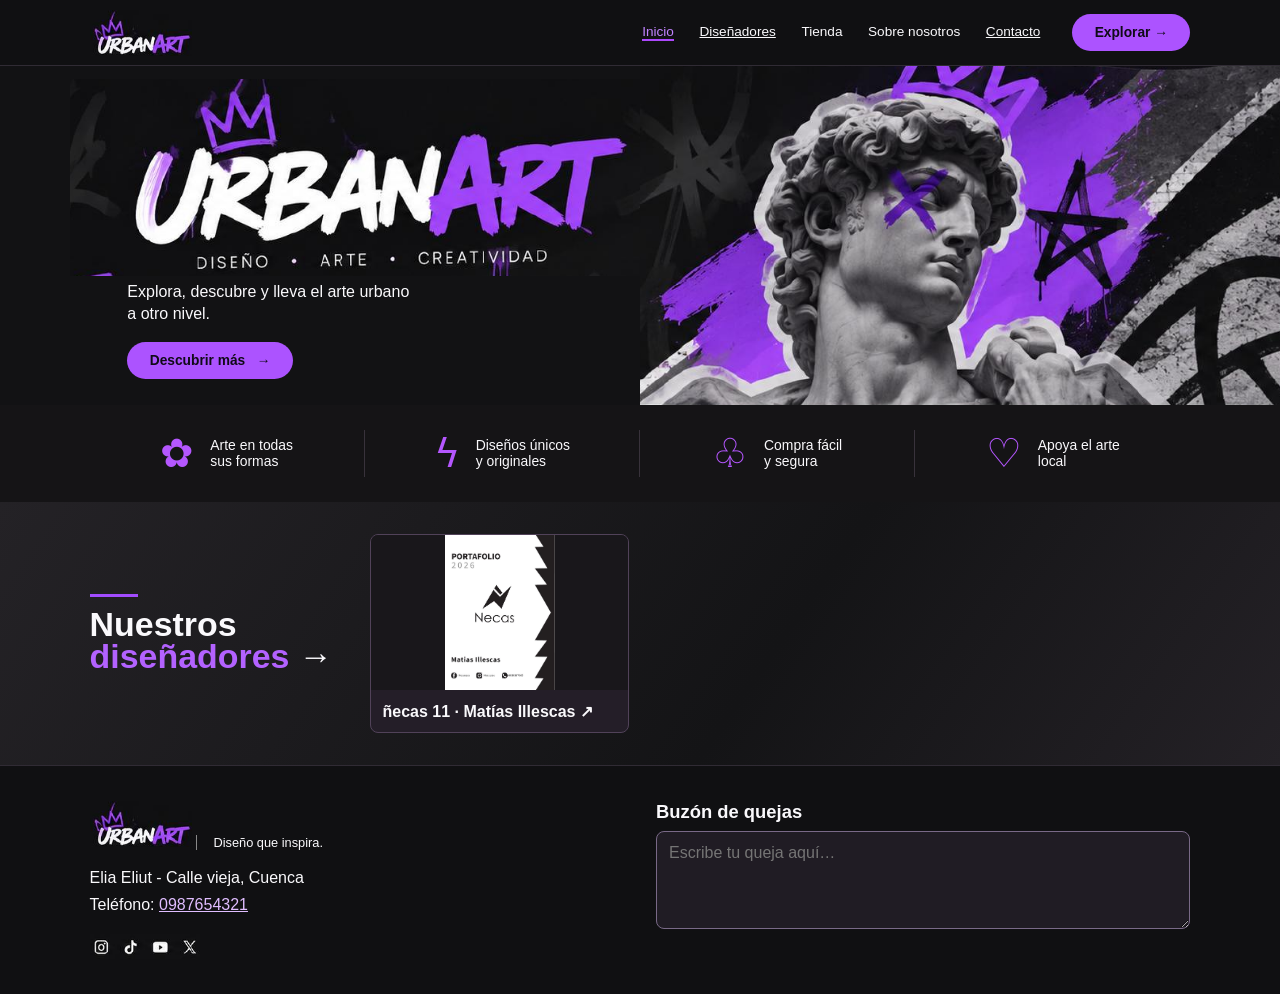
<file: index.html>
<!doctype html>
<html lang="es">
<head>
  <meta charset="utf-8">
  <meta name="viewport" content="width=device-width, initial-scale=1">
  <title>UrbanArt · Diseño, arte y creatividad</title>
  <link rel="stylesheet" href="estilos.css?v=contacto">
</head>
<body>
  <header>
    <img class="marca" src="marca.png" alt="UrbanArt">
    <nav aria-label="Menú de muestra">
      <span class="actual">Inicio</span><a href="#disenadores">Diseñadores</a><span>Tienda</span><span>Sobre nosotros</span><a href="#contacto">Contacto</a>
    </nav>
    <button disabled>Explorar →</button>
  </header>
  <main>
    <section class="portada">
      <div class="presentacion">
        <h1><img src="firma.png" alt="UrbanArt · Diseño, arte y creatividad"></h1>
        <p>Explora, descubre y lleva el arte urbano<br> a otro nivel.</p>
        <button disabled>Descubrir más &nbsp; →</button>
      </div>
      <img class="estatua" src="estatua.png" alt="Escultura clásica intervenida con grafiti violeta">
    </section>
    <section class="ventajas" aria-label="Nuestra propuesta">
      <p><b aria-hidden="true">✿</b>Arte en todas<br> sus formas</p>
      <p><b aria-hidden="true">ϟ</b>Diseños únicos<br> y originales</p>
      <p><b aria-hidden="true">♧</b>Compra fácil<br> y segura</p>
      <p><b aria-hidden="true">♡</b>Apoya el arte<br> local</p>
    </section>
    <section class="galeria" id="disenadores" aria-labelledby="titulo-disenadores">
      <h2 id="titulo-disenadores">Nuestros<br><em>diseñadores</em> <span aria-hidden="true">→</span></h2>
      <a class="muestra" href="necas-11/index.html" aria-label="Ver la galería de ñecas 11, Matías Illescas">
        <img src="necas-11/portadas/portafolio.jpg" alt="">
        <strong>ñecas 11 · Matías Illescas ↗</strong>
      </a>
    </section>
  </main>
  <footer class="pie-contacto" id="contacto">
    <div>
      <img class="marca" src="marca.png" alt="UrbanArt">
      <span>Diseño que inspira.</span>
      <address>Elia Eliut - Calle vieja, Cuenca<br>
        Teléfono: <a href="tel:+593987654321">0987654321</a>
      </address>
      <img class="redes" src="redes.png" alt="Instagram, TikTok, YouTube y X">
    </div>
    <div class="buzon">
      <label for="mensaje-queja">Buzón de quejas</label>
      <textarea id="mensaje-queja" rows="4" maxlength="1500" placeholder="Escribe tu queja aquí…"></textarea>
    </div>
  </footer>
</body>
</html>
</file>
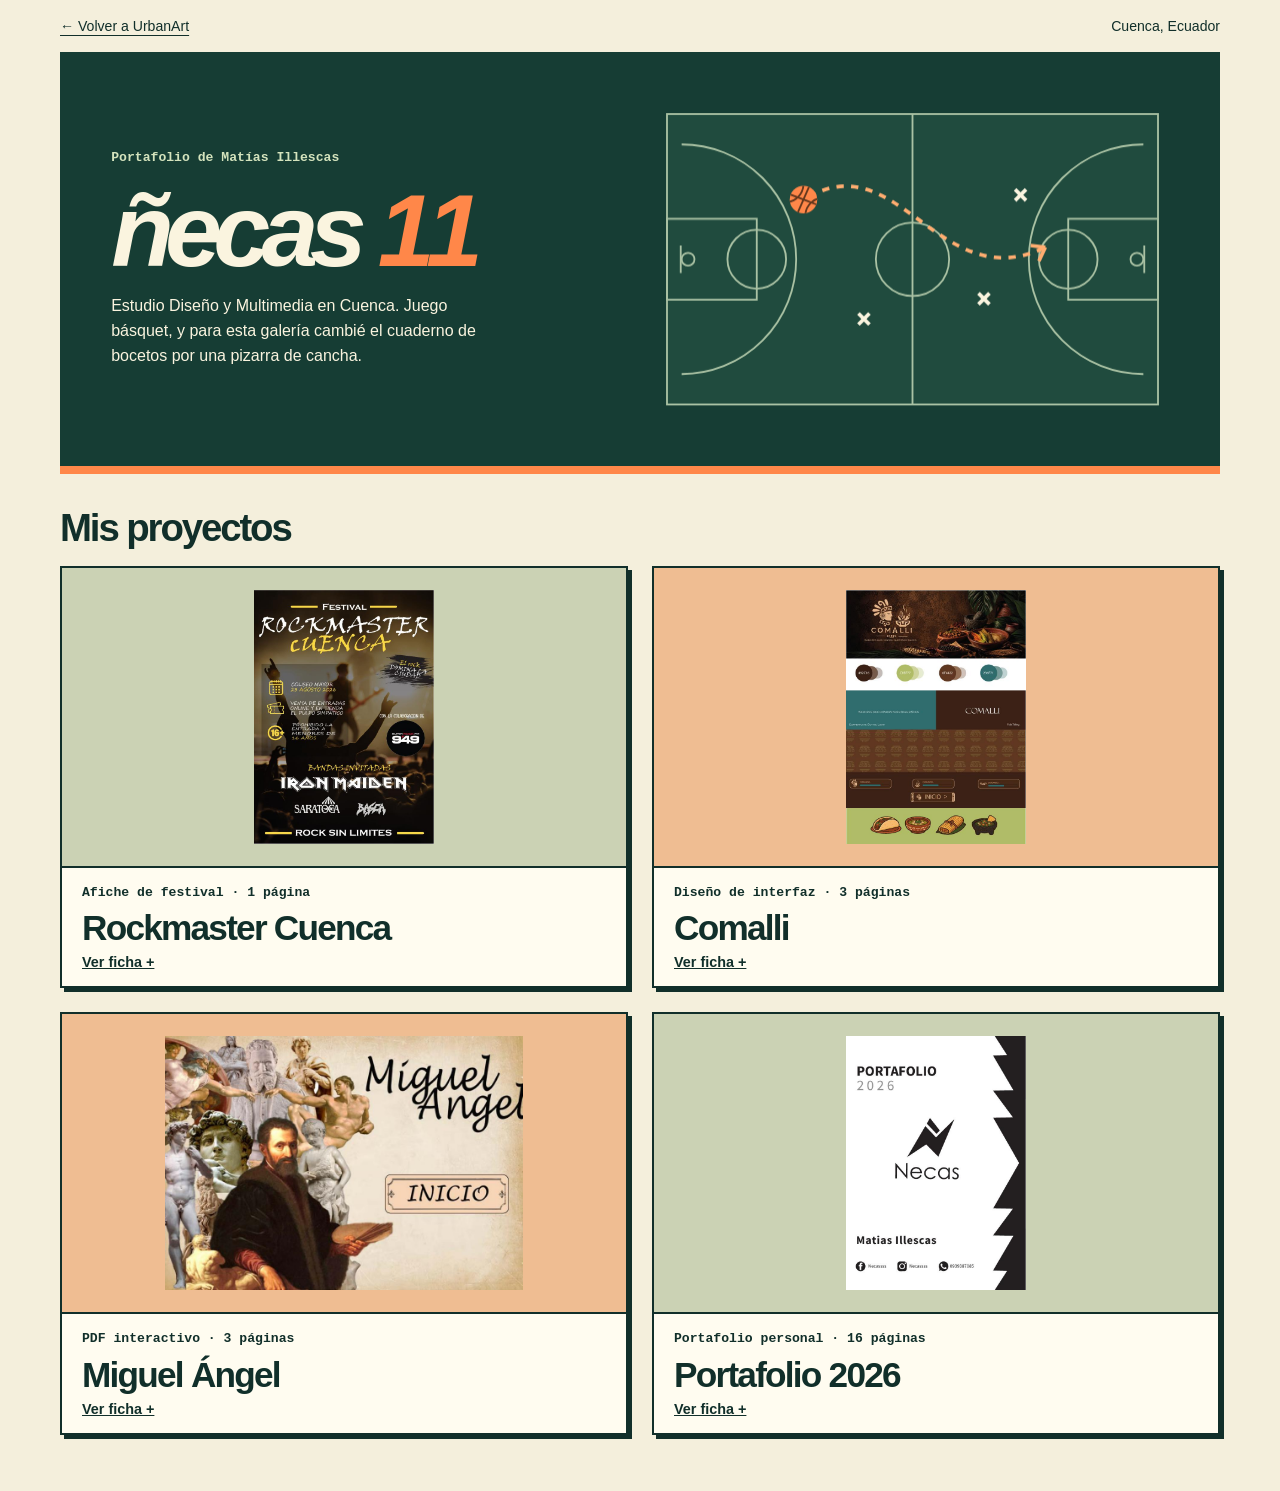
<file: necas-11/index.html>
<!doctype html>
<html lang="es">
<head>
  <meta charset="utf-8">
  <meta name="viewport" content="width=device-width, initial-scale=1">
  <title>ñecas 11 · Matías Illescas</title>
  <link rel="stylesheet" href="pizarra.css">
  <script src="pizarra.js" defer></script>
</head>
<body>
  <header><a href="../index.html#disenadores">← Volver a UrbanArt</a><span>Cuenca, Ecuador</span></header>
  <main>
    <section class="hero" aria-labelledby="firma">
      <div class="intro"><p>Portafolio de Matías Illescas</p><h1 id="firma">ñecas <em>11</em></h1>
      <p class="bio">Estudio Diseño y Multimedia en Cuenca. Juego básquet, y para esta galería cambié el cuaderno de bocetos por una pizarra de cancha.</p></div>
      <canvas width="560" height="340" aria-label="Pizarra de básquet con una jugada dibujada y un balón naranja">Una jugada dibujada en una cancha de básquet.</canvas>
    </section>
    <section aria-labelledby="trabajos"><h2 id="trabajos">Mis proyectos</h2>
    <div class="grid">
      <details id="proyecto-fundamentos">
        <summary><span class="preview fundamentos"><img src="portadas/fundamentos.jpg" alt=""></span>
          <span class="label"><small>Afiche de festival · 1 página</small><strong>Rockmaster Cuenca</strong><span class="toggle"><span class="closed">Ver ficha</span><span class="open">Cerrar ficha</span></span></span>
        </summary>
        <div class="info"><p>Para este afiche reuní las bandas, la fecha y el precio del festival en una sola pieza. El negro y el dorado le dan el tono de un concierto de rock, y los distintos tamaños de letra ayudan a encontrar rápido la información.</p><a href="archivos/fundamentos.pdf">Abrir Rockmaster Cuenca en PDF ↗</a></div>
      </details>
      <details id="proyecto-ui-pack">
        <summary><span class="preview ui-pack"><img src="portadas/ui-pack.jpg" alt=""></span>
          <span class="label"><small>Diseño de interfaz · 3 páginas</small><strong>Comalli</strong><span class="toggle"><span class="closed">Ver ficha</span><span class="open">Cerrar ficha</span></span></span>
        </summary>
        <div class="info"><p>En Comalli trabajé la identidad visual de una interfaz de comida. Partí de los tonos de los ingredientes y los llevé a los botones, los íconos y las ilustraciones para que todo se sienta parte del mismo lugar.</p><a href="archivos/ui-pack.pdf">Abrir Comalli en PDF ↗</a></div>
      </details>
      <details id="proyecto-interactivo">
        <summary><span class="preview interactivo"><img src="portadas/interactivo.jpg" alt=""></span>
          <span class="label"><small>PDF interactivo · 3 páginas</small><strong>Miguel Ángel</strong><span class="toggle"><span class="closed">Ver ficha</span><span class="open">Cerrar ficha</span></span></span>
        </summary>
        <div class="info"><p>Diseñé una entrada al mundo de Miguel Ángel mezclando pintura, escultura y tipografía. El botón de inicio convierte la portada en el primer paso de un recorrido por el documento.</p><a href="archivos/interactivo.pdf">Abrir Miguel Ángel en PDF ↗</a></div>
      </details>
      <details id="proyecto-portafolio">
        <summary><span class="preview portafolio"><img src="portadas/portafolio.jpg" alt=""></span>
          <span class="label"><small>Portafolio personal · 16 páginas</small><strong>Portafolio 2026</strong><span class="toggle"><span class="closed">Ver ficha</span><span class="open">Cerrar ficha</span></span></span>
        </summary>
        <div class="info"><p>Aquí junté una selección de mis trabajos de Diseño y Multimedia. Elegí una portada en blanco y negro con mi firma Necas para presentar las piezas bajo una misma identidad.</p><a href="archivos/portafolio.pdf">Abrir Portafolio 2026 en PDF ↗</a></div>
      </details>
    </div></section>
  </main>
</body></html>
</file>
<file: estilos.css>
* { box-sizing: border-box; }
body { margin: 0; background: #101012; color: #faf9fc; font-family: "DM Sans", Arial, sans-serif; }
header, footer { display: flex; align-items: center; gap: 2rem; padding: .6rem 7%; }
header { border-bottom: 1px solid #302b34; }
.marca { width: clamp(65px, 8vw, 120px); }
nav { margin-left: auto; display: flex; gap: clamp(12px, 2vw, 35px); font-size: .85rem; }
.actual { color: #c183ff; border-bottom: 2px solid #ac48fc; }
button { color: #100a18; background: #ac53ff; border: 0; padding: .7rem 1.4rem; border-radius: 2rem; font: inherit; font-size: .86rem; font-weight: bold; }
.portada { display: grid; grid-template-columns: 1fr 1fr; background: #121214; overflow: hidden; }
.presentacion { align-self: center; padding: 2% 0 4% 11%; }
h1 { margin: 0; }
h1 img { display: block; width: 100%; }
.presentacion p, .presentacion button { margin-left: 10%; }
.presentacion p { line-height: 1.4; margin-top: .3rem; }
.estatua { width: 100%; height: 100%; object-fit: cover; }
.ventajas { padding: .7rem 7%; display: grid; grid-template-columns: repeat(4, 1fr); background: #151416; }
.ventajas p { display: flex; align-items: center; justify-content: center; gap: 1rem; font-size: .87rem; border-right: 1px solid #38323b; }
.ventajas p:last-child { border: 0; }
.ventajas b { color: #b557ff; font: 2.5rem Georgia, serif; }
.galeria { padding: 2rem 7%; display: grid; grid-template-columns: repeat(4, 1fr); gap: 2%; align-items: center; background: linear-gradient(125deg,#242226,#141416 60%,#242126); }
.galeria img { width: 100%; aspect-ratio: 1.65; object-fit: cover; border-radius: 8px; }
h2 { font-size: clamp(24px, 2.65vw, 44px); line-height: .95; margin: 0; }
h2::before { content: ""; display: block; width: 3rem; height: 3px; background: #a24cff; margin-bottom: .7rem; }
em { font-style: normal; color: #b362ff; }
.galeria p { font-size: .85rem; max-width: 22ch; }
.borde { background: transparent; color: white; border: 1px solid #ad65e8; padding: .4rem 1rem; }
footer { border-top: 1px solid #302b34; }
footer span { border-left: 1px solid #888; padding-left: 1rem; font-size: .8rem; }
.redes { width: 110px; margin-left: auto; }
@media (max-width: 700px) {
  header { flex-wrap: wrap; justify-content: space-between; gap: .6rem; }
  nav { order: 3; width: 100%; justify-content: space-between; gap: .3rem; font-size: .74rem; }
  .portada { grid-template-columns: 1fr; }
  .presentacion { padding: 1rem 8%; }
  .estatua { max-height: 250px; object-position: center 32%; }
  .ventajas, .galeria { grid-template-columns: 1fr 1fr; gap: 1rem; }
  .ventajas p { margin: 0; justify-content: flex-start; border: 0; }
  .galeria { padding: 1.5rem 6%; }
  footer { gap: .6rem; }
  .redes { width: 80px; }
}
nav a, .galeria a { color: inherit; }
.muestra { display:block; min-width:0; overflow:hidden; text-decoration:none; border:1px solid #514259; border-radius:8px; background:#241e28; }
.galeria .muestra img { display:block; object-fit:contain; border-radius:0; background:#19171b; }
.muestra strong { display:block; padding:.7rem; }
.muestra:hover, .muestra:focus-visible { border-color:#c183ff; }
footer.pie-contacto { display:grid; grid-template-columns:minmax(0,1fr) minmax(0,1fr); align-items:start; gap:2rem; padding:2.2rem 7%; }
.pie-contacto address { font-style:normal; line-height:1.7; margin:.8rem 0; }
.pie-contacto a { color:#e0bdff; }
.pie-contacto .redes { display:block; margin:1rem 0 0; }
.pie-contacto label { display:block; margin-bottom:.5rem; font-size:1.15rem; font-weight:bold; }
.pie-contacto textarea { box-sizing:border-box; display:block; width:100%; padding:.75rem; color:#faf9fc; background:#201c24; border:1px solid #796987; border-radius:.5rem; font:inherit; resize:vertical; }
.pie-contacto textarea:focus-visible { outline:2px solid #c183ff; }
.pie-contacto form p { font-size:.85rem; color:#d4cadb; }
.pie-contacto button { cursor:pointer; }
@media (max-width:700px) { footer.pie-contacto { grid-template-columns:1fr; gap:1.5rem; } }
</file>
<file: necas-11/pizarra.css>
* { box-sizing: border-box; }
:root { --ink: #112f2a; --cream: #faf4df; --orange: #ff8749; }
body { margin: 0; background: #f4efdc; color: var(--ink); font-family: "DM Sans", Arial, sans-serif; }
header, main { width: min(1160px, 92%); margin: auto; }
header { display: flex; align-items: center; justify-content: space-between; gap: 12px; padding: 18px 0; font-size: .88rem; }
a { color: inherit; text-underline-offset: 4px; }
.hero { display: grid; grid-template-columns: 1fr 1fr; align-items: center; gap: 3%; padding: clamp(22px,4vw,52px); color: var(--cream); background: #163d34; border-bottom: 8px solid var(--orange); }
.intro > p:first-child, small { font: bold .82rem/1.4 "IBM Plex Mono", monospace; }
.intro > p:first-child { margin: 0; color: #d4e3bd; }
h1 { font: italic 900 clamp(3.8rem,8vw,7.4rem)/1 "Archivo Black", Arial, sans-serif; margin: 12px 0; letter-spacing: -.085em; }
h1 em { color: var(--orange); }
.bio { margin: 0; max-width: 41ch; line-height: 1.55; }
canvas { display: block; width: 100%; height: auto; aspect-ratio: 28/17; }
h2 { margin: 32px 0 16px; font-size: clamp(1.7rem,3vw,2.6rem); letter-spacing: -.055em; }
.grid { display: grid; grid-template-columns: repeat(2,minmax(0,1fr)); align-items: start; gap: 24px; margin-bottom: 56px; }
details { scroll-margin-top: 16px; background: #fffcf0; border: 2px solid var(--ink); box-shadow: 4px 4px var(--ink); }
summary { list-style: none; cursor: pointer; }
summary::-webkit-details-marker { display: none; }
.preview { padding: 22px; height: clamp(200px,26vw,300px); display: grid; place-items: center; border-bottom: 2px solid var(--ink); background: #cbd2b4; }
.ui-pack, .interactivo { background: #efbd92; }
.preview img { width: 100%; height: 100%; min-height: 0; object-fit: contain; }
.label { display: grid; padding: 16px 20px; gap: 6px; }
.label strong { font-size: clamp(1.4rem,2.8vw,2.2rem); letter-spacing: -.05em; }
.toggle { font-size: .9rem; font-weight: bold; text-decoration: underline; }
.closed::after { content: " +"; } .open::after { content: " −"; }
.open, details[open] .closed { display: none; } details[open] .open { display: inline; }
summary:hover .label { background: #f4e8cf; }
.info { margin: 0 20px; padding: 16px 0 20px; border-top: 1px solid #b4b69f; }
.info p { margin: 0 0 15px; line-height: 1.6; max-width: 56ch; }
.info a { display: inline-block; background: var(--ink); color: white; padding: 10px 14px; text-decoration: none; }
:focus-visible { outline: 3px solid #c85417; outline-offset: 3px; }
@media (max-width: 660px) { .hero, .grid { grid-template-columns: 1fr; } .hero { gap: 18px; } canvas { max-width: 360px; margin: auto; } header { font-size: .8rem; } }
</file>
